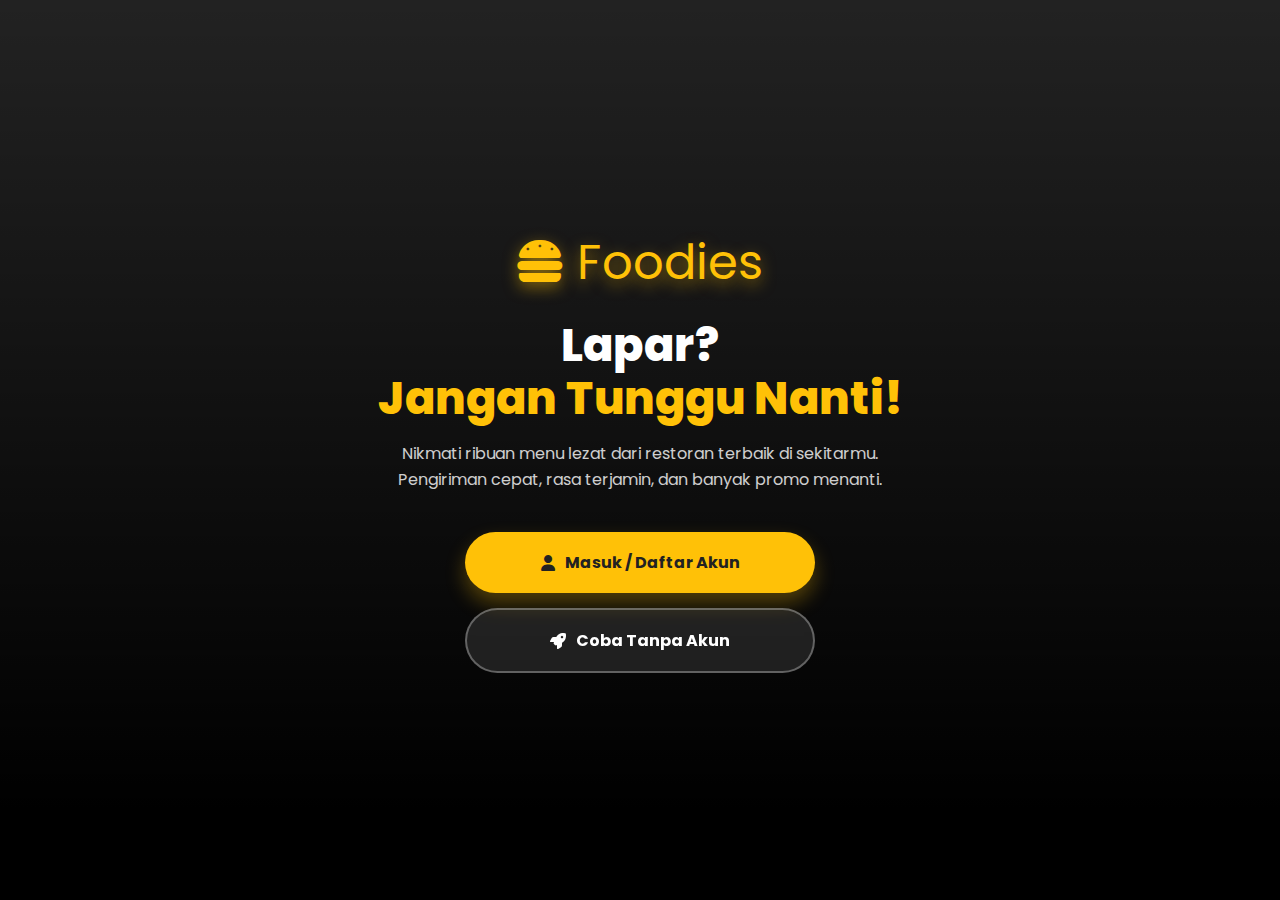
<file: index.html>
<!DOCTYPE html>
<html lang="id">
<head>
    <meta charset="UTF-8">
    <meta name="viewport" content="width=device-width, initial-scale=1.0">
    <title>Welcome to Foodies</title>
    <link href="https://fonts.googleapis.com/css2?family=Poppins:wght@300;400;600;800&display=swap" rel="stylesheet">
    <link rel="stylesheet" href="https://cdnjs.cloudflare.com/ajax/libs/font-awesome/6.4.0/css/all.min.css">
    <style>
        /* CSS KHUSUS LANDING PAGE */
        :root { --primary: #FFC107; --dark: #222; }
        * { margin: 0; padding: 0; box-sizing: border-box; font-family: 'Poppins', sans-serif; }
        
        body {
            background: var(--dark);
            height: 100vh;
            display: flex; align-items: center; justify-content: center;
            overflow: hidden; position: relative;
        }

        /* Background Image */
        .bg-image {
            position: absolute; top: 0; left: 0; width: 100%; height: 100%;
            /* Ganti URL ini dengan gambar makanan hd yang menarik */
            background: url('https://img.freepik.com/free-photo/top-view-table-full-delicious-food-composition_23-2149141353.jpg') no-repeat center center/cover;
            opacity: 0.4; z-index: 0;
        }
        .overlay {
            position: absolute; top: 0; left: 0; width: 100%; height: 100%;
            background: linear-gradient(to top, #000000 10%, transparent 100%);
            z-index: 1;
        }

        /* Konten Utama */
        .landing-content {
            position: relative; z-index: 10; text-align: center; color: white;
            max-width: 600px; padding: 20px; animation: fadeInUp 1s ease-out;
        }

        .logo-box {
            font-size: 3rem; color: var(--primary); margin-bottom: 20px;
            text-shadow: 0 5px 15px rgba(255, 193, 7, 0.5);
        }

        h1 { font-size: 2.8rem; line-height: 1.2; margin-bottom: 15px; font-weight: 800; }
        p { font-size: 1rem; opacity: 0.8; margin-bottom: 40px; line-height: 1.6; }

        /* Tombol Pilihan */
        .btn-group { display: flex; flex-direction: column; gap: 15px; width: 100%; max-width: 350px; margin: 0 auto; }
        
        .btn {
            padding: 18px; border-radius: 50px; font-size: 1rem; font-weight: 700;
            cursor: pointer; transition: 0.3s; text-decoration: none; border: none;
            display: flex; align-items: center; justify-content: center; gap: 10px;
        }

        /* Tombol Masuk Akun */
        .btn-primary {
            background: var(--primary); color: var(--dark);
            box-shadow: 0 10px 20px rgba(255, 193, 7, 0.3);
        }
        .btn-primary:hover { transform: translateY(-3px); background: #fff; }

        /* Tombol Tamu */
        .btn-outline {
            background: rgba(255,255,255,0.1); color: white;
            border: 2px solid rgba(255,255,255,0.3);
            backdrop-filter: blur(5px);
        }
        .btn-outline:hover { background: white; color: var(--dark); }

        @keyframes fadeInUp {
            from { opacity: 0; transform: translateY(30px); }
            to { opacity: 1; transform: translateY(0); }
        }
    </style>
</head>
<body>

    <div class="bg-image"></div>
    <div class="overlay"></div>

    <div class="landing-content">
        <div class="logo-box"><i class="fa-solid fa-burger"></i> Foodies</div>
        <h1>Lapar? <br><span style="color:var(--primary)">Jangan Tunggu Nanti!</span></h1>
        <p>Nikmati ribuan menu lezat dari restoran terbaik di sekitarmu. Pengiriman cepat, rasa terjamin, dan banyak promo menanti.</p>
        
        <div class="btn-group">
            <a href="login.html" class="btn btn-primary">
                <i class="fa-solid fa-user"></i> Masuk / Daftar Akun
            </a>
            
            <button onclick="enterAsGuest()" class="btn btn-outline">
                <i class="fa-solid fa-rocket"></i> Coba Tanpa Akun
            </button>
        </div>
    </div>

    <script>
        function enterAsGuest() {
            // Set status user sebagai 'guest'
            localStorage.setItem('userRole', 'guest');
            // Hapus data login lama jika ada
            localStorage.removeItem('username'); 
            
            // Masuk ke Dashboard
            window.location.href = 'dashboard.html';
        }
    </script>
</body>
</html>
</file>
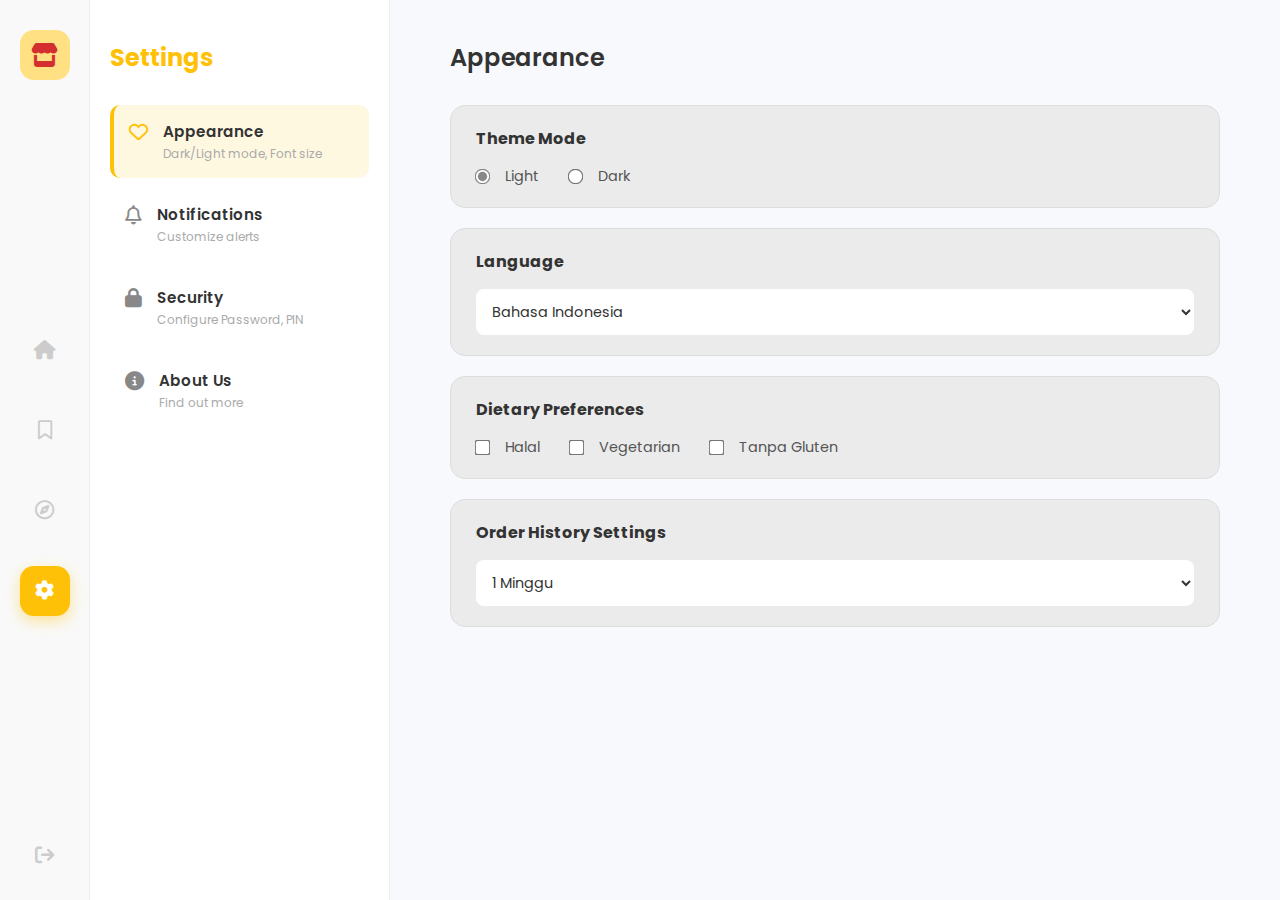
<file: settings.html>
<!DOCTYPE html>
<html lang="id">
<head>
    <meta charset="UTF-8">
    <meta name="viewport" content="width=device-width, initial-scale=1.0">
    <title>Settings - Food Delivery</title>
    <link href="https://fonts.googleapis.com/css2?family=Poppins:wght@300;400;500;600;700&display=swap" rel="stylesheet">
    <link rel="stylesheet" href="https://cdnjs.cloudflare.com/ajax/libs/font-awesome/6.4.0/css/all.min.css">
    <link rel="stylesheet" href="settings-style.css">
</head>
<body>

    <div class="layout-container">
        
        <aside class="sidebar">
            <div class="logo-box"><i class="fa-solid fa-store"></i></div>
            <nav class="nav-menu">
                <a href="dashboard.html" class="nav-item"><i class="fa-solid fa-house"></i></a>
                
                <a href="checkout.html" class="nav-item">
                    <div class="icon-wrapper">
                        <i class="fa-regular fa-bookmark"></i>
                        <span id="cart-badge" class="badge hidden">0</span>
                    </div>
                </a>
                
                <a href="promo.html" class="nav-item"><i class="fa-regular fa-compass"></i></a>
                
                <a href="#" class="nav-item active"><i class="fa-solid fa-gear"></i></a>
            </nav>
            <div class="logout-box"><a href="index.html"><i class="fa-solid fa-arrow-right-from-bracket"></i></a></div>
        </aside>

        <aside class="sub-sidebar">
            <h2>Settings</h2>
            <div class="sub-menu">
                <button class="sub-item active" onclick="showTab('appearance', this)">
                    <i class="fa-regular fa-heart"></i>
                    <div><span>Appearance</span><small>Dark/Light mode, Font size</small></div>
                </button>
                <button class="sub-item" onclick="showTab('notifications', this)">
                    <i class="fa-regular fa-bell"></i>
                    <div><span>Notifications</span><small>Customize alerts</small></div>
                </button>
                <button class="sub-item" onclick="showTab('security', this)">
                    <i class="fa-solid fa-lock"></i>
                    <div><span>Security</span><small>Configure Password, PIN</small></div>
                </button>
                <button class="sub-item" onclick="showTab('about', this)">
                    <i class="fa-solid fa-circle-info"></i>
                    <div><span>About Us</span><small>Find out more</small></div>
                </button>
            </div>
        </aside>

        <main class="main-content">
            
            <div id="appearance" class="tab-content active">
                <header><h1>Appearance</h1></header>
                
                <div class="setting-card">
                    <h3>Theme Mode</h3>
                    <div class="radio-group">
                        <label class="radio-label">
                            <input type="radio" name="theme" value="light" id="themeLight" onchange="updateSettings('theme', 'light')">
                            <span class="custom-radio"></span> Light
                        </label>
                        <label class="radio-label">
                            <input type="radio" name="theme" value="dark" id="themeDark" onchange="updateSettings('theme', 'dark')">
                            <span class="custom-radio"></span> Dark
                        </label>
                    </div>
                </div>

                <div class="setting-card">
                    <h3>Language</h3>
                    <select class="form-select" id="selectLang" onchange="updateSettings('language', this.value)">
                        <option value="id">Bahasa Indonesia</option>
                        <option value="en">English (US)</option>
                        <option value="jp">Japanese</option>
                    </select>
                </div>

                <div class="setting-card">
                    <h3>Dietary Preferences</h3>
                    <div class="radio-group">
                        <label class="checkbox-label">
                            <input type="checkbox" id="prefHalal" onchange="updateDiet()"> 
                            <span class="custom-check"></span> Halal
                        </label>
                        <label class="checkbox-label">
                            <input type="checkbox" id="prefVeg" onchange="updateDiet()"> 
                            <span class="custom-check"></span> Vegetarian
                        </label>
                        <label class="checkbox-label">
                            <input type="checkbox" id="prefGluten" onchange="updateDiet()"> 
                            <span class="custom-check"></span> Tanpa Gluten
                        </label>
                    </div>
                </div>

                <div class="setting-card">
                    <h3>Order History Settings</h3>
                    <select class="form-select" id="selectHistory" onchange="updateSettings('historySpan', this.value)">
                        <option value="1w">1 Minggu</option>
                        <option value="1m">1 Bulan</option>
                        <option value="3m">3 Bulan</option>
                    </select>
                </div>
            </div>

            <div id="notifications" class="tab-content">
                <header><h1>Notifications</h1></header>
                <div class="setting-card">
                    <div class="switch-row">
                        <span>Notifikasi Pesanan Masuk</span>
                        <label class="switch"><input type="checkbox" id="notifOrder" onchange="updateNotif()"><span class="slider"></span></label>
                    </div>
                    <hr class="divider">
                    <div class="switch-row">
                        <span>Notifikasi Promo & Diskon</span>
                        <label class="switch"><input type="checkbox" id="notifPromo" onchange="updateNotif()"><span class="slider"></span></label>
                    </div>
                    <hr class="divider">
                    <div class="switch-row">
                        <span>Suara Notifikasi</span>
                        <label class="switch"><input type="checkbox" id="notifSound" onchange="updateNotif()"><span class="slider"></span></label>
                    </div>
                </div>
            </div>

            <div id="security" class="tab-content">
                <header><h1>Security</h1></header>
                <div class="setting-card">
                    <h3>Ganti Password</h3>
                    <input type="password" id="oldPass" class="form-input" placeholder="Password Lama">
                    <input type="password" id="newPass" class="form-input" placeholder="Password Baru">
                    <input type="password" id="confirmPass" class="form-input" placeholder="Konfirmasi Password Baru">
                    <button class="save-btn" onclick="handleChangePassword()">Simpan Password</button>
                </div>
            </div>

            <div id="about" class="tab-content">
                <header><h1>About Us</h1></header>
                <div class="setting-card">
                    <h3>Delivery Food App</h3>
                    <p style="color:#666; font-size:0.9rem; line-height:1.6;">
                        Versi Aplikasi: <strong>1.0.5 (Beta)</strong><br>
                        Developed by: <strong>Tim IMK Kelompok 1</strong><br><br>
                        Aplikasi ini menyimpan pengaturan Anda secara lokal. Semua perubahan akan tersimpan meskipun halaman dimuat ulang.
                    </p>
                </div>
            </div>

        </main>
    </div>

    <script src="settings-script.js"></script>
</body>
</html>
</file>
<file: settings-style.css>
* { margin: 0; padding: 0; box-sizing: border-box; font-family: 'Poppins', sans-serif; }

body { background-color: #f8f9fd; height: 100vh; overflow: hidden; }

/* VARIABEL WARNA */
:root {
    --primary-yellow: #FFC107;
    --sidebar-bg: #F9F9F9; /* Sidebar Kiri Utama */
    --bg-main: #f8f9fd;
    --bg-card: #EBEBEB; 
    --text-color: #333;
    --active-sub: #FFF8E1; 
}

/* DARK MODE */
body.dark-mode {
    --bg-main: #1e1e1e;
    --bg-card: #2d2d2d;
    --text-color: #fff;
    --sidebar-bg: #121212;
    --active-sub: #333;
}

.layout-container { display: flex; height: 100%; width: 100%; }

/* --- 1. SIDEBAR UTAMA (STYLE BARU SESUAI DASHBOARD) --- */
.sidebar {
    width: 90px; background: var(--sidebar-bg); 
    display: flex; flex-direction: column; align-items: center; justify-content: space-between;
    padding: 30px 0; border-right: 1px solid #eee; z-index: 50;
}
.logo-box {
    width: 50px; height: 50px; background: #FFE082; color: #D32F2F;
    border-radius: 14px; font-size: 1.5rem; display: flex; justify-content: center; align-items: center; margin-bottom: 20px;
}
.nav-menu { display: flex; flex-direction: column; gap: 30px; width: 100%; align-items: center; }
.nav-item {
    color: #CCC; font-size: 1.2rem; width: 50px; height: 50px;
    display: flex; justify-content: center; align-items: center;
    border-radius: 14px; transition: 0.3s; position: relative;
    text-decoration: none;
}
.nav-item:hover, .nav-item.active {
    background-color: var(--primary-yellow); color: #FFF;
    box-shadow: 0 5px 15px rgba(255, 193, 7, 0.4);
}
.badge {
    position: absolute; top: -2px; right: -2px;
    background: #D32F2F; color: white; font-size: 0.6rem; width: 16px; height: 16px;
    border-radius: 50%; display: flex; justify-content: center; align-items: center;
    font-weight: 700; border: 2px solid #fff;
}
.badge.hidden { display: none; }
.logout-box a { color: #CCC; font-size: 1.2rem; }

/* --- 2. SUB-SIDEBAR (TENGAH) --- */
.sub-sidebar {
    width: 300px; background: #FFF; height: 100%; /* Background putih agar beda dikit */
    padding: 40px 20px; display: flex; flex-direction: column;
    border-right: 1px solid #eee;
}
body.dark-mode .sub-sidebar { background: #1a1a1a; border-right: 1px solid #333; }

.sub-sidebar h2 { color: #FFC107; margin-bottom: 30px; font-size: 1.5rem; }

.sub-menu { display: flex; flex-direction: column; gap: 10px; }
.sub-item {
    display: flex; align-items: flex-start; gap: 15px;
    background: transparent; border: none; padding: 15px;
    text-align: left; cursor: pointer; border-radius: 10px; transition: 0.3s;
    color: var(--text-color);
}
.sub-item i { font-size: 1.2rem; margin-top: 3px; color: #888; }
.sub-item span { display: block; font-weight: 600; font-size: 0.95rem; }
.sub-item small { display: block; font-size: 0.75rem; color: #aaa; margin-top: 2px; }

/* State Aktif pada Sub-Menu */
.sub-item.active {
    background-color: var(--active-sub); 
    border-left: 4px solid #FFC107;
}
.sub-item.active i { color: #FFC107; }

/* --- 3. KONTEN UTAMA (KANAN) --- */
.main-content {
    flex: 1; padding: 40px 60px; overflow-y: auto;
    background: var(--bg-main);
}

.tab-content { display: none; animation: fadeIn 0.4s; }
.tab-content.active { display: block; }
@keyframes fadeIn { from { opacity: 0; transform: translateY(10px); } to { opacity: 1; transform: translateY(0); } }

header h1 { font-size: 1.5rem; color: var(--text-color); margin-bottom: 30px; font-weight: 600; }

.setting-card {
    background: var(--bg-card); 
    padding: 20px 25px; border-radius: 15px;
    margin-bottom: 20px; border: 1px solid #ddd;
}
body.dark-mode .setting-card { border: 1px solid #444; }

.setting-card h3 { font-size: 1rem; margin-bottom: 15px; color: var(--text-color); }

/* Form Elements */
.radio-group { display: flex; gap: 30px; align-items: center; }
.radio-label, .checkbox-label {
    display: flex; align-items: center; gap: 8px; cursor: pointer; font-size: 0.9rem; color: #555;
}
body.dark-mode .radio-label, body.dark-mode .checkbox-label { color: #ccc; }

.form-select, .form-input {
    width: 100%; padding: 12px; border: none; border-radius: 8px;
    background: #fff; color: #333; outline: none; font-size: 0.9rem;
}
.form-input { margin-bottom: 10px; border: 1px solid #ccc; }

.save-btn {
    background: #FFC107; border: none; padding: 10px 20px; border-radius: 8px;
    font-weight: bold; cursor: pointer; margin-top: 10px; color: #222;
}

/* Toggle Switch */
.switch-row { display: flex; justify-content: space-between; align-items: center; padding: 5px 0; color: var(--text-color); }
.divider { border: 0; border-top: 1px solid #ccc; margin: 10px 0; }

.switch { position: relative; display: inline-block; width: 50px; height: 24px; }
.switch input { opacity: 0; width: 0; height: 0; }
.slider {
    position: absolute; cursor: pointer; top: 0; left: 0; right: 0; bottom: 0;
    background-color: #ccc; transition: .4s; border-radius: 34px;
}
.slider:before {
    position: absolute; content: ""; height: 16px; width: 16px; left: 4px; bottom: 4px;
    background-color: white; transition: .4s; border-radius: 50%;
}
input:checked + .slider { background-color: #FFC107; }
input:checked + .slider:before { transform: translateX(26px); }

input[type="radio"], input[type="checkbox"] { accent-color: #888; transform: scale(1.2); }
</file>
